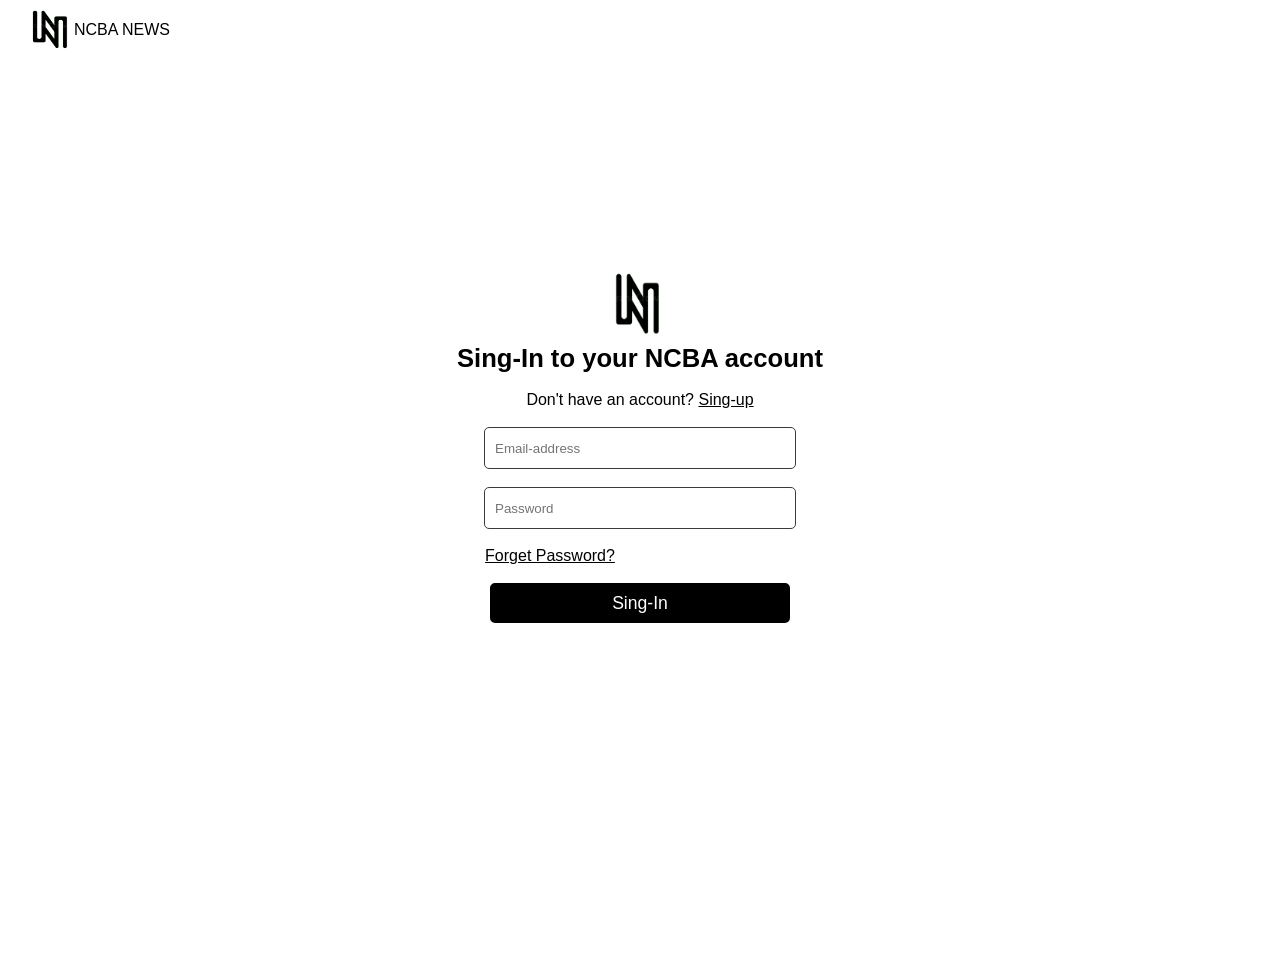
<file: sing.html>
<!DOCTYPE html>
<html lang="en">
<head>
    <meta charset="UTF-8">
    <meta name="viewport" content="width=device-width, initial-scale=1.0">
    <title>Document</title>
    <link rel="stylesheet" href="style.css">
    <style>
        .singin-container{
            width: 100%;
            background-color: rgb(255, 255, 255);
            height: 100vh;
            display: flex;
            justify-content: center;
            align-items: center;
        }
        .singin-content{ 
            width: 400px;
            background-color: rgb(255, 255, 255);
            height: 500px;
            border-radius: 2px;
            text-align: center;
        }
        .sn{
           background-color: rgb(255, 255, 255);
        }
        .singin-content img{
            width: 80px;
            height: 80px;
        }
.singin-content h3{
    font-family: 'Gill Sans', 'Gill Sans MT', Calibri, 'Trebuchet MS', sans-serif;
    font-size: 1.6rem;
}
.singin-content p{
    font-size: 1rem;
}
.singin-content p a{
    color: black
    ;
    text-decoration: underline;
}
.singin-content input{
    width: 300px;
    height: 40px;
    border:  1.5px solid rgb(59, 59, 59);
    outline:none;
    border-radius: 5px;
    padding-left: 10px;
}
.singin-content .a{
    margin-left: -180px;
    color: black;
    font-family: 'Gill Sans', 'Gill Sans MT', Calibri, 'Trebuchet MS', sans-serif;
    text-decoration: underline;
}
.singin-button{

    width: 300px;
    height: 40px;
    background-color: black;
border-radius: 5px ;
color: white;
outline: none
;
border: 2px solid black;
font-size: 1.1em;
transition: .2s;
cursor: pointer;
}
.singin-button:hover{

width: 300px;
height: 40px;
background-color: rgba(0, 0, 0, 0.87);
border-radius: 5px ;
color: white;
font-size: 1.1em;
}
@media (max-width:380px) {
 .singin-content  h3{
    font-size: 1.3rem;
   
}
    
}
    </style>
</head>
<body>
    <nav class="sn">
      
        <img class="imlogo" src="logo1-removebg-preview.png"  alt="">
          <a href="index.html"><span>NCBA NEWS</span></a>
   
      </nav>
    <div class="singin-container">
        <div class="singin-content">
        <img src="logo1-removebg-preview.png" alt="">
        <h3>Sing-In to your NCBA account</h3>
        <br>
        <p>Don't have an account? <a href="singup.html">Sing-up</a></p>
        <br>
        <input type="email" placeholder="Email-address" required>
        <br><br>
        <input type="password" placeholder="Password" required>
        <br><br>
        <a class="a" href="">Forget Password?</a>
        <br><br>
        <button class="singin-button">Sing-In</button>
    </div>

    </div>
</body>
</html>
</file>
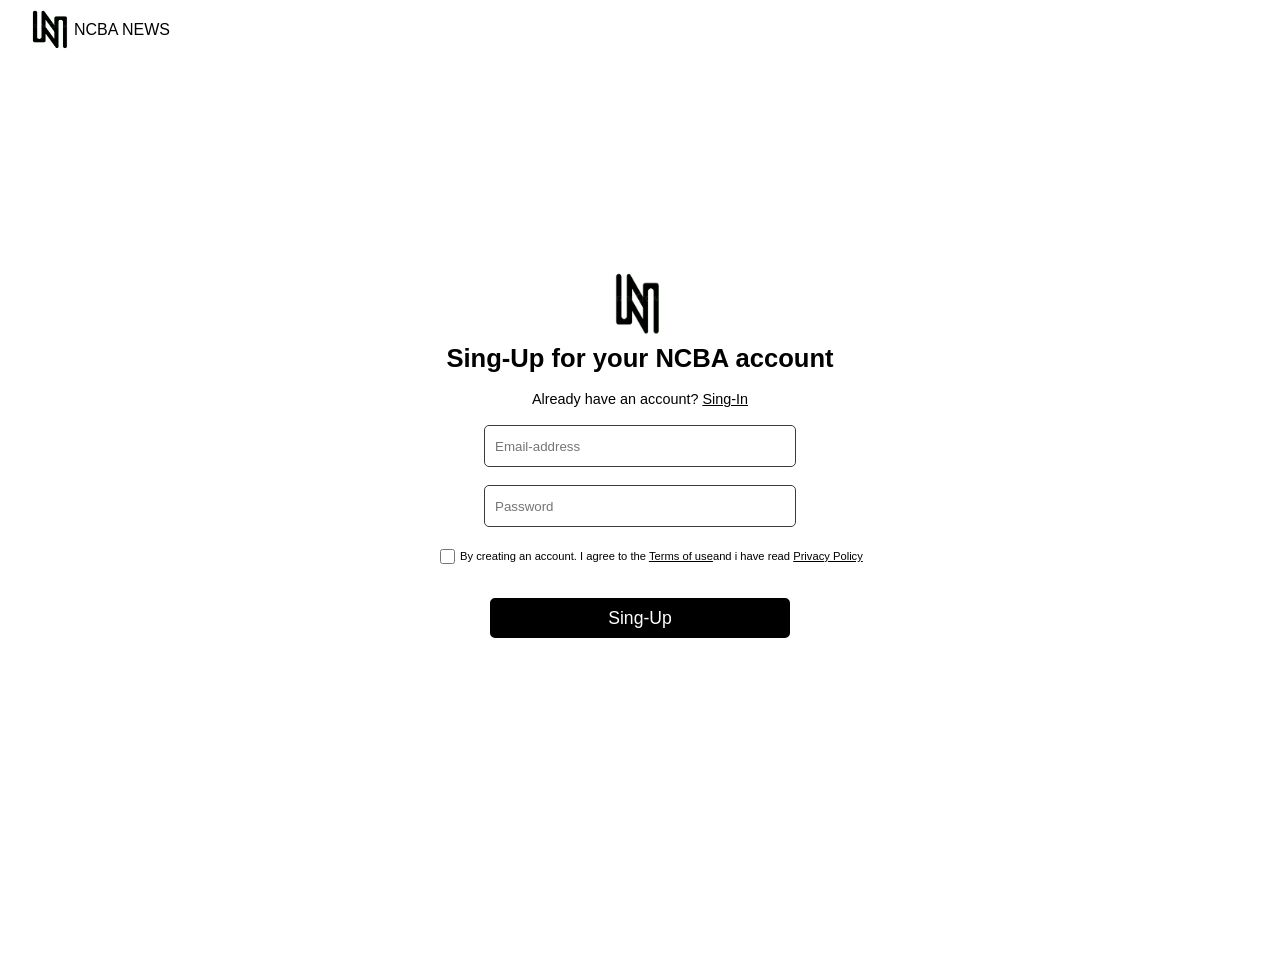
<file: singup.html>
<!DOCTYPE html>
<html lang="en">
<head>
    <meta charset="UTF-8">
    <meta name="viewport" content="width=device-width, initial-scale=1.0">
    <title>Document</title>
    <link rel="stylesheet" href="style.css">
    <style>
        .singin-container{
            width: 100%;
            background-color: rgb(255, 255, 255);
            height: 100vh;
            display: flex;
            justify-content: center;
            align-items: center;
        }
        .singin-content{ 
            width: 400px;
            background-color: rgb(255, 255, 255);
            height: 500px;
            border-radius: 2px;
            text-align: center;
        }
        .sn{
           background-color: rgb(255, 255, 255);
        }
        .singin-content img{
            width: 80px;
            height: 80px;
        }
.singin-content h3{
    font-family: 'Gill Sans', 'Gill Sans MT', Calibri, 'Trebuchet MS', sans-serif;
    font-size: 1.6rem;
}
.singin-content p{
    font-size: .9rem;
    white-space: nowrap;
}
.singin-content p a{
    color: black
    ;
    text-decoration: underline;
}
.singin-content input{
    width: 300px;
    height: 40px;
    border:  1.5px solid rgb(59, 59, 59);
    outline:none;
    border-radius: 5px;
    padding-left: 10px;
}
.singin-content .a{
    margin-left: -180px;
    color: black;
    font-family: 'Gill Sans', 'Gill Sans MT', Calibri, 'Trebuchet MS', sans-serif;
    text-decoration: underline;
}
.singin-button{

    width: 300px;
    height: 40px;
    background-color: black;
border-radius: 5px ;
color: white;
outline: none
;
border: 2px solid black;
font-size: 1.1em;
transition: .2s;
cursor: pointer;
}
.singin-button:hover{

width: 300px;
height: 40px;
background-color: rgba(0, 0, 0, 0.87);
border-radius: 5px ;
color: white;
font-size: 1.1em;
}
#boc{
    width: 15px;
    height: 15px;
   bottom: -4px;
   margin-right: 5px;
   position: relative;
}
.singin-content .pi{
    font-size: .7rem;
   
}
.singin-content .pi a{
    color: black
    ;
    text-decoration: underline;
}
@media (max-width:380px) {
    .singin-content .pi{
    font-size: .6rem;
   
}
.singin-content  h3{
    font-size: 1.3rem;
   
} 
}
    </style>
</head>
<body>
    <nav class="sn">
      
        <img class="imlogo" src="logo1-removebg-preview.png"  alt="">
          <a href="index.html"><span>NCBA NEWS</span></a>
   
      </nav>
    <div class="singin-container">
        <div class="singin-content">
        <img src="logo1-removebg-preview.png" alt="">
        <h3>Sing-Up for your NCBA account</h3>
        <br>
        <p>Already have an account? <a href="sing.html">Sing-In</a></p>
        <br>
        <input type="email" placeholder="Email-address" required>
        <br><br>
        <input type="password" placeholder="Password" required>
        <br><br>
      <p class="pi"> <input type="checkbox" id="boc">By creating an account. I agree to the <a href="">Terms of use</a>and i have read <a href="">Privacy Policy</a></p>
        <br><br>
        <button class="singin-button">Sing-Up</button>
    </div>

    </div>
</body>
</html>
</file>
<file: style.css>
@import url('https://fonts.googleapis.com/css2?family=Poppins:wght@700&display=swap');




*{
    padding: 0%;
    margin: 0%;
    list-style: none;
    font-family: 'Gill Sans', 'Gill Sans MT', Calibri, 'Trebuchet MS', sans-serif;
    text-decoration: none;}
body{
    width: 100%;
    height: 100%;
    background-color: rgb(255, 255, 255);
}
header{
    width: 100%;
    background-color: rgb(255, 255, 255);

z-index: +1111;
    height: 100px;
    position: fixed;
    box-shadow: 0 0 0px rgba(0, 0, 0, 0);
  
}
.live{
    width:70%;
    margin-left: 20px;
    height: 25px;
    display: flex;
    overflow: hidden;
    border-radius: 50px 50px 50px 50px;
    background-color: black;
}
nav {
    width: 100%;
    position: relative;
    height: 60px;
}
.search-con{
    width: 100%;
    border-radius: 0 0 50px 50px;
    height:40px;
    display: flex;
   justify-content: space-between;
    
}
main{
    width: 100%;
    height: 100vh;
   background-color: white;
   
}

.main{
    width: 100%;
    z-index: +111;
    overflow: hidden;
    position: relative;
    background-attachment: fixed;
    background-color: rgb(255, 255, 255);
    box-shadow: 0 0 5px rgb(255, 255, 255);
    height: 90vh;
    display: flex;
    align-items: end;
    animation: contact linear 1s ;
    animation-range: entry .1% cover 40%;
    animation-timeline: view();
}
footer{
    width: 100%;
    height: 300px;
    background-color: black;
   
}
/* @keyframes contact {
    from{
        transform: scale(.4);    background-color: rgba(255, 255, 255, 0.048);    backdrop-filter: blur(50px);

    }
    to{
       transform: scale(1); background-color: rgb(255, 255, 255); backdrop-filter: blur(0);
  
    }
    
} */
.gap{
    width: 100%;
    height: 100px;
    
}
nav a span{
    color: black;
    line-height: 70px;
    font-weight: 500;
    margin-left: -50px;
    font-size: 1rem;
    margin-top: -5px;
    transition: .3s ease-in-out;
    position: absolute;
    font-family: 'Gill Sans', 'Gill Sans MT', Calibri, 'Trebuchet MS', sans-serif;
}

nav a span:hover{
    color: transparent;
    -webkit-text-stroke: 1px black;
}
nav ul{
    float: right;
    display: inline-flex;
    line-height: 60px;
    gap: 30px;
   
    margin-right: 20px;
}
nav ul li a{
    color: rgb(0, 0, 0);
    font-family: 'Gill Sans', 'Gill Sans MT', Calibri, 'Trebuchet MS', sans-serif;
    font-size: .7rem;
    text-transform: uppercase;
    font-weight: 300;
    position: relative;
}
nav img{
    margin-left: 20px;
    width: 5%;
    margin-top: 2px;
    height: 50px;
    margin-right: 40px;
}
nav a button{
   margin-left: 180px;
   width: 80px;
   height: 30px;
   background-color: rgba(255, 0, 0, 0);
   margin-top: 15px;
   position: relative;
   outline: none;
   overflow: hidden;
   z-index: +1;
   transition: .7s;
   color: rgb(0, 0, 0);
   border-radius: 50px;
   border: 1.5px solid black;
}
nav a button:hover{
    color: white;
}
nav a button::before{
    content: "";
    width: 100%;
    background-color: black;
    height: 0%;
    position: absolute;
    left: 0%;
    bottom: 0%;
    transition: .9s;
    border-radius: 50% 50% 0 0;
    z-index: -1;
}
nav a button:hover::before{
    height: 180%;
}
nav ul li a::before{
    background-color: black;
    content: "";
    position: absolute;
    bottom: -4px;
    width: 0%;
    border-radius: 30px;
    height: 2px;
    transition: .4s;
}
nav ul li a:hover::before{
    width: 100%;
}
.span-con{
    width: 112px;
    position: absolute;
    z-index: +1;
    height: 25px;
    border-radius: 50px 0px 0px 50px;

    background-color: rgb(0, 0, 0);
}
.span-con span{
    font-size: .9rem;
    font-family: 'Gill Sans', 'Gill Sans MT', Calibri, 'Trebuchet MS', sans-serif;
    padding-right: 5px;
    border-right: 2px solid white;
    color: white;
    line-height: 25px;
    text-transform: uppercase;
    
}
.span-con .dot{
    font-size: .5rem;
    margin-left: 20px;
top: -2px;
border: none;
padding: 0%;
position: relative;
margin-right: 3px;
animation: dot linear 1s infinite;
}
@keyframes dot {
    from{
        opacity: 0;
    }
    to {
        opacity: 1;
    }
}
.live p{
    color: rgb(255, 255, 255);
    white-space: nowrap;
    line-height: 25px;
    font-size: .9rem;
    margin-left: 0px;
font-family: 'Gill Sans', 'Gill Sans MT', Calibri, 'Trebuchet MS', sans-serif;
    animation: news 15s linear infinite;
}
@keyframes news {
    0%{
        transform: translateX(100%);
    }
    
    100%{
        transform: translateX(-100%);
    }
    
}
.search{
    width: 200px;
    height: 30px;
    border-radius: 50px;
    color: black;
    font-size: .9rem;
    padding-left: 10px;
    transition: .6s;

    outline: none;
    border: 1.5px solid black;
}
.search:focus{
    width: 300px;
}
.search-bar{
    margin-right: -10px;
}
.search-bar i{
    right: 28px;
    font-size: 1.3rem;
    cursor: pointer;
    top: 4px;
    position: relative;

}
@media (max-width:1074px) {
    nav a button{
        margin-left: 0px;
    }
 .search{
    width: 150px;
 }
 .search:focus{
    width: 200px;
 }
 .live{
    width: 65%;
 }
}
@media (max-width:945px) {
    nav ul li a{
        font-size: .7rem;
        color: rgb(48, 48, 48);
    }
    nav ul {
        gap: 20px;
        margin-right: 30px;
        margin-left: 0;
    }
    nav img{
        width: 8%;
        height: 50px;
        margin-left: 20px;
    }
    nav a button{
        margin-right: 0px;
    }
    .live{
        margin-left: 20px;
    }
    .search-bar{
        margin-right: 10px;
    }
}
@media (max-width:767px) {
    .search{
        height: 26px;

    }
    nav ul li a{
        font-size: 1.5rem;
        color: rgb(52, 52, 52);
    }
    nav ul {
        gap: 20px;
        margin-right: 30px;
        margin-left: 0;
        width: 100%;
        margin-top: 2%;
        height: 100vh;
        backdrop-filter: blur(100px);
        position:absolute;
        display: block;
        text-align: center;
        transition: .6s;
        border-radius: 10px;
        left: -100%;
        z-index: +111;
    }
    nav ul li{
        margin: 40px;
    }
    nav img{
        width: 9%;
        height: 30px;
        margin-right: -10px;
        margin-left: 30%;
        margin-top: 10px;
    }
    nav a button{
        margin-right: 0px;
        display: none;
    }
    nav a span{
        margin-left: 0px;
        font-size: 1rem;
        margin-top: -7px
    };
    .live{
        margin-left: 20px;
    }
    .search-bar{

        margin-right: 10px;
    }
    .search-con{
        flex-direction: column;
        height: 60px;
    }
    header{
        width: 97%;
        position: fixed;
    }
    .live{
        height: 20px;
        width: 100%;
        margin: 0%;
    }
    .live p{
        line-height: 20px;
        font-size: .8rem;
    }
    .span-con{
        height: 20px;
        width: 78px;
    }
    .span-con .dot{
     top: -1px;
        margin-left: 5px;
        
    }
    .live .span-con span{
        height: 20px;
        font-size: .6rem;
        line-height: 20px;
    }
   nav a #button2{
    display: block;
   }
   #checkbtn{

margin-top: 50px;
font-size:2rem;
display: block;
position: absolute;
left: 20px;
bottom: 10px;
  
   }
}


    

nav a .button2{
    margin-left: 140px;
    width: 60px;
    height: 30px;
    background-color: rgba(255, 0, 0, 0);
    margin-top: 15px;
    position: relative;
    margin-right: 10px;
    display: none;
    outline: none;
    float: right;
    overflow: hidden;
    z-index: +1;
    transition: .7s;
    color: rgb(0, 0, 0);
    border-radius: 50px;
    border: 1.5px solid black;
 }
 nav a .button2:hover{
     color: white;
 }
 nav a .button2::before{
     content: "";
     width: 100%;
     background-color: black;
     height: 0%;
     position: absolute;
     left: 0%;
     bottom: 0%;
     transition: .9s;
     border-radius: 50% 50% 0 0;
     z-index: -1;
 }
 nav a .button2:hover::before{
     height: 180%;
 }
 #check{
    display: none;
 }
 .checkbtn{
display: none;

 }
 #check:checked~ul{
    left: 0%;
 }
 @media (max-width:460px) {
    nav img{
        width: 10%;
        height: 30px;
        margin-right: -6px;
        margin-left: 20%;
        margin-top: 10px;
    }
 }


 .main-content{
    width: 100%;
    height:100%;
    position:relative;
    animation: main2 linear;
    animation-timeline: view();
    overflow: hidden;
    box-shadow: 0 0 5px rgba(0, 0, 0, 0);
    border-radius: 5px;
    
    
 

 }
 .main-content .line{
font-size: .8rem;
    color:black;
  line-height: 20px;
  border-left: 2px solid rgb(0, 0, 0);
  position: relative;
    margin-left: -5px;
    padding-left: 5px;

    padding-top: 0%;
   
    font-family:'Gill Sans', 'Gill Sans MT', Calibri, 'Trebuchet MS', sans-serif;
 }
 h1{
    margin-left: 20px;
    margin-top: 0px;
  
    font-size: 1.2rem;
    font-family: poppins;
 }

.main-content .line span{
    -webkit-text-stroke: 0px black;
    color: black;
} .today-content{
    width: 98%;
    height: 74vh;
    margin-top: 20px;
    margin-left: 20px;
    justify-content: space-between;
    position: relative;
    display: flex;
   
 }
 .head{
    margin-left: 10px;
    display: flex;
    margin-top: 10px;
    gap: 10px;
    align-items: center;
 }
 .left-side{
    background-color: rgb(255, 255, 255);
    width: 59.5%;
    display: flex;
    flex-direction: column;
    justify-content: space-between;
    height: 100%;
 }
 .right-side{
    width: 39.5%;
    display: flex;
    flex-direction: column;
    justify-content: space-between;
    height: 100%;
 }
.news1{
    width: 100%;
    height: 49%;
    display: flex;
}
.news2{
    width: 100%;
    height: 49%;
    display: flex;
  
}
.n1-left{
width: 50%;
height: 100%;
overflow: hidden;
}
.n1-right{
width: 50%;

height: 100%;
}
.n2-left{
width: 50%;
overflow: hidden;
height: 100%;
}
.n2-right{
width: 50%;

height: 100%;
}


.text-content{
    width: 100%;


  gap: 5px;
    height: 100%;
}
.text-content a span{
    font-size: 1.2rem;
    font-family: poppins;
    margin-left: 10px;
    margin-bottom: 10px;
    color: black;
    font-weight: 600;
    cursor: pointer;
}
.text-content .s1{
    position: relative;
    bottom: 1px;
   
}
.text-content .s1::before{
    content: "";
    position: absolute;
    background-color: black;
   transition: .4s;
    bottom: -4px;
    height: 2px;
    width: 0%;
}
.text-content .s1:hover::before{
    width: 100%;
}
.text-content .s2{
    position: relative;
    bottom: px;
   
}
.text-content .s2::before{
    content: "";
    position: absolute;
    background-color: black;
   transition: .7s;
    bottom: -4px;
    height: 2px;
    width: 0%;
}
.text-content .s2:hover::before{
    width: 100%;
}
.text-content a p{
    font-family:Arial, Helvetica, sans-serif ;
    font-weight: lighter;
    margin-left: 10px;
    font-size: .8rem;
    color: rgb(0, 0, 0);
    margin-top: 10px;
}
.text-content a p:hover{
    color: rgb(108, 108, 108);
}
.n1-left img{
    transform: scale(1.4);
    transition: 1s;
}
.n1-left img:hover{
    transform: scale(1);
}
.news3{
    width: 100%;
    height: 30%;
    display: flex;
}
.news4{
    width: 100%;
    display: flex;
    height: 30%;
}
.news5{
    width: 100%;
    height: 30%;
    display: flex;
}
.n2-right{
    width: 50%;
    height: 100%;
}
.n2-left{
    width: 50%;
    height: 100%;
}
.text-content2{
    width: 100%;

position: relative;
    height: 100%;
}
.text-content2 a span{
    font-size: .8rem;
    font-family: poppins;
    margin-left: 10px;
   top: -9px;
   position: relative;
    color: black;
    font-weight: 600;
    bottom: 0px;
    cursor: pointer;
}
.text-content2 .s1{
    position: relative;
   
}
.text-content2 .s1::before{
    content: "";
    position: absolute;
    background-color: black;
   transition: .4s;
    bottom: -4px;
    height: 2px;
    width: 0%;
}
.text-content2 .s1:hover::before{
    width: 100%;
}
.text-content2 .s3{
    position: relative;
    bottom: 1px;
   
}
.text-content2 .s3::before{
    content: "";
    position: absolute;
    background-color: black;
   transition: .4s;
    bottom: -4px;
    height: 2px;
    width: 0%;
}
.text-content2 .s3:hover::before{
    width: 100%;
}
.text-content2 .s2{
    position: relative;
    bottom: px;
   
}
.text-content2 .s2::before{
    content: "";
    position: absolute;
    background-color: black;
   transition: .4s;
    bottom: -4px;
    height: 2px;
    width: 0%;
}
.text-content2 .s2:hover::before{
    width: 100%;
}
.text-content2 a p{
    font-family:Arial, Helvetica, sans-serif ;
 
    margin-left: 10px;
    font-size: .8rem;
    color: rgb(0, 0, 0);
    margin-top: -4px;
}
.text-content2 a p:hover{
    color: rgb(108, 108, 108);
}
.n2-left a img{
    transform: scale(1.3);
    transition: .9s;
}
.n2-left a img:hover{
    transform: scale(1);
}
.contact{
    width: 100%;
    background-color: rgb(203, 203, 203);
    height: calc(100% - 200px);
}
.building {
    width: 35%;
    height: 200px;
    background-image: url(building.png);
    background-size: cover;
    right: 750px;
    margin-top: -180px;

    position: absolute;
    background-position: center;
    animation: img 0s linear; /* Added duration and removed redundant properties */
}

    

.neline{
    width: 100%;
    height: 40px;
    position: absolute;

    z-index: -1;
    top: -10px;
white-space: nowrap;
animation: line linear infinite 40s;


}
body{
    overflow-x: hidden;
}
@keyframes line {
    0%{
        transform: translateX(0%);
    }
    100%{
        transform: translateX(-100%);
    }
}
.neline span{
    top: 10%;
    font-weight: 600;
    position: relative;
   white-space: nowrap;
   transform: translateZ();
    font-family: poppins;
    font-size: 10rem;
    margin-left: 20px;
}
.neline .no1{
    color: transparent;
    -webkit-text-stroke: 1.5px black;
}
.contact-container{
    width: 110%;
    height: 300px;
    z-index: +1;
    margin-top: -10px;
    position: relative;
    display: flex;
justify-content: space-evenly;
}
.main-contact{
    width:100% ;
    left: -10px;
    position: relative;
    backdrop-filter: blur(0px);
    height: 110%;
    border: 1.5px solid rgba(0, 0, 0, 0);
    box-shadow: 0 -20px 90px rgba(0, 0, 0, 0.363);
    background-color: rgb(255, 255, 255);
}
.right-contact{
    width:40% ;
    height: 90%;
}
.main-contact h4{
    font-family: poppins;
    font-size:1.4rem;
    margin-left: 70px;
    margin-top: 40px;
    position: absolute;
float: left;
}
.main-contact h4 span{
    border-left: 1.5px solid black;
    position: relative;
    margin-left: 10px;
    font-weight: lighter;
    top: -6px;
    font-family: 'Gill Sans', 'Gill Sans MT', Calibri, 'Trebuchet MS', sans-serif;
    letter-spacing: 2px;
    font-size: .8rem;
}
.left-contact{
width: 60%;
height: 100%;
background-color: rgba(0, 255, 255, 0);
}
.right-contact iframe{
    border: 1.5px solid black;
    border-radius: 0px;
    z-index: +11;
    margin-top: 10px;
    cursor: pointer;
    position: relative;
    filter: drop-shadow(1);
}
.right-contact{
width: 30%;
top: -50px;
position: relative;
height: 98%;
backdrop-filter: blur(40px);
box-shadow: 0 20px 20px rgba(0, 0, 0, 0);
z-index: 0;


border-radius: 15px;
margin-right: 150px;
display: flex;

justify-content: space-between;
justify-content: space-around;
background-color: rgb(255, 255, 255);
}
.contact-content{
    width: 100%;
    display: flex;
    justify-content: space-between;
    height: calc(100% - 100px);
    justify-content: space-around;
    margin-top: 40px;
    background-color: rgba(0, 255, 255, 0);
}
.info{
    width: 250px;
    height: 35px;
    padding-left: 5px;
    font-family: poppins;
    border-radius: 5px;
    border: 1.5px solid black;
    font-size: .7rem;
    outline: none;
    margin-bottom: 15px;

}
.file{
    width: 200px ;
    height: 21px;
    background-color: black;
    outline: none
    
    ;
    
    border-radius: 10px;
    color: white;
}
form{
    margin-top: 30px;
    position: relative;
    display: flex;
    margin-left: 50px;
    left:0px;
}

#message{
    margin-left: 10px;
    font-family: poppins;
    width: 450px;
    top: 0px;
    margin-right: 70px;
    border-radius: 5px;
    padding-top: 10px;
    padding-left: 10px;
    font-weight: 100;
    font-size: .8rem;
    position: relative;
    margin-bottom: 10px;
    height: 140px;
    outline: none;
    border: 1.5px solid black;
}
#message::placeholder{
font-size: 1em;    
    color: rgb(121, 121, 121);
    
}
.mbt{
    width: 135px;
    position: relative;
    height: 35px;
    border-radius: 5px;
    outline: none;
    margin-top: -5px;
    cursor: pointer;
    margin-left: -30px;
    font-size: .7rem;
    border: 2px solid rgb(0, 0, 0);
    color: rgb(255, 255, 255);
    font-family: 'Gill Sans', 'Gill Sans MT', Calibri, 'Trebuchet MS', sans-serif;
    background-color: rgb(0, 0, 0);
transition: .3s;
}
.mbt:hover{
    background-color: transparent;
    color: black;

}
.form2{
    margin-left: 0px;
 
}

.map1{
    width: 46%;
    height: 100%;   

}

.about{
    width: 100%;
    position: relative;
    height: 100vh;
    
}
    .about h5{
        font-size: 2rem;
        margin-top: 50px;
        font-weight: 600
        ;
        color: black;
        font-family: 'Gill Sans', 'Gill Sans MT', Calibri, 'Trebuchet MS', sans-serif;
        text-align: center;
    }
.about-pics{
    width: 100%;
 
    height: 200px;
    display: flex;
    justify-content: space-between;
    justify-content: space-around;

}
.pic1{
    width: 30%;
    overflow: hidden;
    height: 100%;

}
.pic2{
    width: 30%;
    overflow: hidden;
    height: 100%;

}
.pic3{
    width: 30%;
    overflow: hidden;
    height: 100%;

}
.map2{
    width: 46%;
    height: 100%;  

}

.map3{
    width: 100%;
    height: 30%;
}

.right-contact label{
    font-size: .9rem;
    white-space: nowrap;
    font-weight: 600;
    margin-left: -10px;
margin-bottom: 10px;
    font-family: poppins;
}
.right-contact label span{
  margin-bottom: 5px;
  position: relative;
  font-weight: lighter;
    font-size: .6rem;
    padding-right: 3px;
    border-left: 1.5px solid black;
    border-right: 1.5px solid black;
    padding-left: 3px;
    font-family: poppins;
    
   
}
footer{
   
display: flex;
justify-content: space-between;
justify-content: space-around;
}
footer ul h6{
    margin-top: 20px;
    font-size: 1.8rem;
    font-weight: 600;
    font-family: poppins;
    color: white;
}
footer ul li{
    color: gainsboro;
    margin-top: 10px;
    cursor: pointer;
    font-size: 1.2rem;
}
@media (max-width:1023px) {
    .contact-container{
        width: 110%;
        height: 1150px;
        z-index: +1;
        margin: 0%;
        margin-top: -0px;
        position: relative;
        display: flex;
        padding: 0%;
        flex-direction: column;
    justify-content: space-evenly;
        background-color: rgba(0, 0, 0, 0);
    }
    .info{
        width: 400px;
    }
 
    .right-contact{
        width: 100%;
        top: 0px;
        position: relative;
        height: 50%;
      justify-content: space-between;
      justify-content: space-around;
        backdrop-filter: blur(40px);
        box-shadow: 0 20px 20px rgba(0, 0, 0, 0);
        z-index: -111;
        overflow: hidden;
        border-radius: 5px;
        margin-right: 105px;
        display: flex;
        
        justify-content: space-between;
        justify-content: space-around;
        background-color: rgb(255, 255, 255);
        }
        .contact-content{
            flex-direction: column;
        top: -60px;
            padding: 0%;
            position: relative;
            justify-content: center;
        }
        form{
            margin-top: 10px;
            position: relative;
            display: flex;
            flex-direction: column;
            left:50px;
        }
        .left-contact{
            width: 69%;
            height: 40%;
            }
            .main-contact h4{
                font-family: poppins;
                font-size:1.7rem;
                margin-left: 25%;
                margin-top: 10px;
            float: left;
            }
            #message{
                margin-left: 9%;
                font-family: 'Gill Sans', 'Gill Sans MT', Calibri, 'Trebuchet MS', sans-serif;
                width: 530px;
                top: -5px;
                margin-right: 70px;
                border-radius: 5px;
                padding-top: 10px;
                padding-left: 10px;
                font-size: 1.1rem;
                position: relative;
                height: 140px;
                outline: none;
                border: 1.5px solid black;
            }
            form{
                margin-top: 10px;
                position: relative;
                display: flex;
                left:100px;
            }
            
            .form2{
                margin-left: 0px;
             
            }
            .info{
                margin-left: 40px;
            }
}
.right-contact i{
    font-size: .7rem;
}


@media (max-width:1023px) {
    .text-content2{
        width: 100%;
        
    
    position: relative;
        height: 100%;
    }
    .text-content2 a span{
        font-size: .6rem;
        font-family: 'Gill Sans', 'Gill Sans MT', Calibri, 'Trebuchet MS', sans-serif;
        margin-left: 10px;
       top: -25px;
       position: relative;
        color: black;
        line-height: -50px;
        font-weight: 600;
      cursor: pointer;
    }
    .text-content2 .s1{
        position: relative;
       
    }
    .text-content2 .s1::before{
        content: "";
        position: absolute;
        background-color: black;
       transition: .4s;
        bottom: -4px;
        height: 2px;
        width: 0%;
    }
    .text-content2 .s1:hover::before{
        width: 100%;
    }
    .text-content2 .s3{
        position: relative;
        bottom: 1px;
        top: -37px;
       
    }
    .text-content2 .s3::before{
        content: "";
        position: absolute;
        background-color: black;
       transition: .4s;
        bottom: -4px;
        height: 2px;
        width: 0%;
    }
    .text-content2 .s3:hover::before{
        width: 100%;
    }
    .text-content2 .s2{
        position: relative;
       top: -30px;
       
    }
    .text-content2 .s2::before{
        content: "";
        position: absolute;
        background-color: black;
       transition: .4s;
        bottom: -4px;
        height: 2px;
        width: 0%;
    }
    .text-content2 .s2:hover::before{
        width: 100%;
    }
    .text-content2 a p{
        font-family:Arial, Helvetica, sans-serif ;
     
        margin-left: 10px;
        font-size: .5rem;
        color: rgb(0, 0, 0);
        margin-top: -25px;
    }
    .text-content2 a p:hover{
        color: rgb(108, 108, 108);
    }
    .text-content{
        width: 100%;
    
    
      gap: 5px;
        height: 100%;
    }
    .text-content a span{
        font-size: .8rem;
        font-family: 'Gill Sans', 'Gill Sans MT', Calibri, 'Trebuchet MS', sans-serif;
        margin-left: 10px;
        margin-bottom: 10px;
        color: black;
        font-weight: 600;
        cursor: pointer;
    }
    .text-content .s1{
        position: relative;
        bottom: 1px;
       
    }
    .text-content .s1::before{
        content: "";
        position: absolute;
        background-color: black;
       transition: .4s;
        bottom: -4px;
        height: 2px;
        width: 0%;
    }
    .text-content .s1:hover::before{
        width: 100%;
    }
    .text-content .s2{
        position: relative;
        bottom: px;
       
    }
    .text-content .s2::before{
        content: "";
        position: absolute;
        background-color: black;
       transition: .7s;
        bottom: -4px;
        height: 2px;
        width: 0%;
    }
    .text-content .s2:hover::before{
        width: 100%;
    }
    .text-content a p{
        font-family:Arial, Helvetica, sans-serif ;
        font-weight: lighter;
        margin-left: 10px;
        font-size: .7rem;
        color: rgb(0, 0, 0);
        margin-top: 10px;
    }
    .text-content a p:hover{
        color: rgb(108, 108, 108);
    }





    .n2-left{
        width: 45%;
        overflow: hidden;
        height: 90%;
        }
        .n2-right{
        width: 55%;
        
        height: 100%;
        }
}

@media (max-width:767px) {

    .left-side{
        background-color: rgb(255, 255, 255);
        width: 59.5%;
        display: flex;
        flex-direction: column;
        justify-content: space-between;
        height: 100%;
     }
     .news1{
        width: 100%;
        height: 49%;
        display: flex;
    }
    .news2{
        width: 100%;
        height: 49%;
        display: flex;
      
    }
    .n1-left{
    width: 50%;
    height: 100%;
    overflow: hidden;
    }
    .n1-right{
    width: 50%;
    
    height: 100%;
    }
    .n2-left{
    width: 50%;
    overflow: hidden;
    height: 100%;
    }
    .n2-right{
    width: 50%;
    
    height: 100%;
    }
    
    
    .text-content{
        width: 100%;
    
    
      gap: 5px;
        height: 100%;
    }
    .text-content a span{
        font-size: 1.2rem;
        font-family: poppins;
        margin-left: 10px;
        margin-bottom: 10px;
        color: black;
        font-weight: 600;
        cursor: pointer;
    }
    .text-content .s1{
        position: relative;
        bottom: 1px;
       
    }
    .text-content .s1::before{
        content: "";
        position: absolute;
        background-color: black;
       transition: .4s;
        bottom: -4px;
        height: 2px;
        width: 0%;
    }
    .text-content .s1:hover::before{
        width: 100%;
    }
    .text-content .s2{
        position: relative;
        bottom: px;
       
    }
    .text-content .s2::before{
        content: "";
        position: absolute;
        background-color: black;
       transition: .7s;
        bottom: -4px;
        height: 2px;
        width: 0%;
    }
    .text-content .s2:hover::before{
        width: 100%;
    }
    .text-content a p{
        font-family:Arial, Helvetica, sans-serif ;
        font-weight: lighter;
        margin-left: 10px;
        font-size: .8rem;
        color: rgb(0, 0, 0);
        margin-top: 10px;
    }
    .text-content a p:hover{
        color: rgb(108, 108, 108);
    }
    .n1-left img{
        transform: scale(1.4);
        transition: 1s;
    }
    .n1-left img:hover{
        transform: scale(1);
    }
    .news3{
        width: 100%;
        height: 30%;
        display: flex;
    }
    .news4{
        width: 100%;
        display: flex;
        height: 30%;
    }
    .news5{
        width: 100%;
        height: 30%;
        display: flex;
    }
    .n2-right{
        width: 50%;
        height: 100%;
    }
    .n2-left{
        width: 50%;
        height: 100%;
    }
    .text-content2{
        width: 100%;
    
    position: relative;
        height: 100%;
    }
    .text-content2 a span{
        font-size: .8rem;
        font-family: poppins;
        margin-left: 10px;
       top: -9px;
       position: relative;
        color: black;
        font-weight: 600;
        bottom: 0px;
        cursor: pointer;
    }
    .text-content2 .s1{
        position: relative;
       
    }
    .text-content2 .s1::before{
        content: "";
        position: absolute;
        background-color: black;
       transition: .4s;
        bottom: -4px;
        height: 2px;
        width: 0%;
    }
    .text-content2 .s1:hover::before{
        width: 100%;
    }
    .text-content2 .s3{
        position: relative;
        bottom: 1px;
       
    }
    .text-content2 .s3::before{
        content: "";
        position: absolute;
        background-color: black;
       transition: .4s;
        bottom: -4px;
        height: 2px;
        width: 0%;
    }
    .text-content2 .s3:hover::before{
        width: 100%;
    }
    .text-content2 .s2{
        position: relative;
        bottom: px;
       
    }
    .text-content2 .s2::before{
        content: "";
        position: absolute;
        background-color: black;
       transition: .4s;
        bottom: -4px;
        height: 2px;
        width: 0%;
    }
    .text-content2 .s2:hover::before{
        width: 100%;
    }
    .text-content2 a p{
        font-family:Arial, Helvetica, sans-serif ;
     
        margin-left: 10px;
        font-size: .8rem;
        color: rgb(0, 0, 0);
        margin-top: -4px;
    }
    .text-content2 a p:hover{
        color: rgb(108, 108, 108);
    }
    .n2-left a img{
        transform: scale(1.3);
        transition: .9s;
    }
    .n2-left a img:hover{
        transform: scale(1);
    }
}
.sports{
    width: 100%;
    min-height: 100vh;
    z-index: +111;
    position: relative;
    background-color: rgb(255, 255, 255);
}
.sports h3{
    color: black;
    padding-top: 30px;
    font-size: 1.8rem;
    font-family: 'Gill Sans', 'Gill Sans MT', Calibri, 'Trebuchet MS', sans-serif;
    margin-left: 50px;
    
}
.sports h3 span{
    font-size: 1rem;
    font-weight: lighter;
    letter-spacing: 2px;
    margin-left: 5px ;
    padding-left: 5px;
    border-left: 2px solid black;
    bottom: 5px;
    position: relative;
}
.sports-content1{
    width: 100%;
    display: flex;
    justify-content: space-between;
 
    margin-top: 15px;
    height: 400px;
}

.div1{
    width: 49%;
    height: 100%;
    margin-left: 30px;
    margin-right: 30px;
    background-color: red;
}
.div2{
    width: 49%;
    display: flex;
    justify-content: space-evenly;
    flex-direction: column;
    height: 100%;
}
.spnews1{
    width: 100%;
    height: 30%; display: flex;
}
.spnews2{
    width: 100%;
    height: 30%; display: flex;
}
.spnews3{
    width: 100%;
    height: 30%;
    display: flex;
}
.spimg{
    width: 40%;
    height: 100%;
  
}
.sports-content1 p{
    font-family: Verdana, Geneva, Tahoma, sans-serif;
    font-size: 1rem;
    width: 50%;
    padding-top: 30px;
    font-weight: 600;
    margin-left: 10px;
}

.slider{
    width: 100%;
    height: 100%;
    aspect-ratio: 9/16;
    display: flex;
    scroll-behavior: smooth;
    overflow-x: auto;
    scroll-snap-align: x mandatory;
    overflow-y: hidden;
}
#sl1{
height: 100%;
width: 100%;
}
#sl2{
height: 100%;
width: 100%;
}
#sl3{
height: 100%;
width: 100%;
}
.slider #sl1{
flex: 1 0 100%;
object-fit: cover;
display: flex;
overflow: hidden;
background-position: center;
scroll-snap-align: start;
}
.parent{
    width: 100%;
    height: 700px;
    background-color: rgb(255, 255, 255);
    justify-content: space-between;
    display: flex;
}
.child{
    width: 25%;
    height: 250px;
    background-color: blue;
    margin-left: 3%;
    margin-top: 3%;
}
.child2{
    width: 25%;
    height: 250px;
    background-color: blue;
    margin-top: 3%;
}
.child3{
    width: 25%;
    height: 250px;
    background-color: blue;
    margin-right: 3%;
    margin-top: 3%;
}
.slider #sl2{
flex: 1 0 100%;
object-fit: cover;
overflow: hidden;
display: flex;
background-position: center;
scroll-snap-align: start;
}
.slider #sl3{overflow: hidden;
flex: 1 0 100%;
display: flex;
object-fit: cover;
background-position: center;
scroll-snap-align: start;
}



.ad{
    width: 100%;
    margin-top: 0px;
    display: flex
    ;
    justify-content: center;
    height: 300px;
    margin-bottom: 15px;
}
.slider-attach{
    position: relative;
    left: 50%;
    bottom: 12%;
}
.slider-attach a{
    margin-left: 5px;
    font-size: .6rem;
    z-index: +111;
   transition: .2s;
   opacity: 1;
   -webkit-text-stroke: 1px white;
    text-decoration: none;
    color: rgb(0, 0, 0);
}.div{
    width: 55%;
    height: 200px;
    margin-left: 300px;
    margin-top: 10px;
    background-color: rgb(255, 255, 255);
}
.chead{
    font-size: 2rem;
    font-family: 'Gill Sans', 'Gill Sans MT', Calibri, 'Trebuchet MS', sans-serif;
    color: black;
    margin-left: 30px;
}
.chead span{
    font-size: 1rem;
    letter-spacing: 2px ;
    
    padding-left: 5px;
    border-left: 2px solid black;
    font-weight: lighter;
    bottom: 6px;
    position: relative;
}
.more-news{
    display: flex;
background-color: rgb(255, 255, 255);
justify-content: space-around;

color: rgb(0, 0, 0);
margin-top: 23%;
}
.news-section{
    display: flex;
    flex-basis: 70%;
    justify-content: space-between;
}

.world,.sport{
    flex-basis: 35%;
}


.owl{
    margin-top: 80px;
}
#bussines{
    width: 100%;
    height: 50px;
    background-color: rgba(255, 0, 0, 0);
}
#city{
    width: 100%;
    height: 110px;
    background-color: rgba(255, 0, 0, 0);
}
#about{
    width: 100%;
    height: 70px;
    background-color: rgba(255, 0, 0, 0);
}
#sports{
    width: 100%;
    height: 75px;
    background-color: rgba(255, 0, 0, 0);
}
#contact{
    width: 100%;
    height: 80px;
    background-color: rgba(255, 0, 0, 0);
}
.slider-attach a:hover{
   opacity: .5;
}
.b{
    width: 100%;
    overflow: hidden;
    height: 160vh;
    display: flex;
    background-color: rgba(0, 255, 255, 0);
}
.b h4{
    font-size: 2rem;
    text-align: center;
    
    color: black;
    margin-left: 40px;
    font-family: 'Gill Sans', 'Gill Sans MT', Calibri, 'Trebuchet MS', sans-serif;
}
.b h4 span {
    font-size: 1rem;
bottom: 5px;
    color: black;
    position: relative;
    font-weight: lighter;
    padding-left: 5px;
    letter-spacing: 2px;
    border-left: 2px solid black;
    margin-left: 5px;
}
.bussines-left{
    width: 75%;
    display: flex;
    flex-direction: column;
    justify-content: space-between;
    justify-content: space-around;
    height: 920px;
}
.bussines-right{
    width: 23%;
    height: 100%;
    margin-left: 20px;
    display: flex;
    overflow: hidden;
    align-items: center
    ;
    justify-content: center;
}
.bnews-1{
    width: 100%;
    height: 150px;
    overflow: hidden;
    display: flex;
    justify-content: space-between;
    justify-content: space-around;
}
.bnews-2{
    width: 100%;
    height: 150px;
  display: flex;
    justify-content: space-between;
    justify-content: space-around;
}
.bnews-3{
    width: 100%;
    height: 150px;
   display: flex;
    justify-content: space-between;
    justify-content: space-around;
}
.bnews-4{
    width: 100%;
    height: 150px;
   display: flex;
    justify-content: space-between;
    justify-content: space-around;
}
.bnews-5{
    width: 100%;
    height: 150px;
  display: flex;
    justify-content: space-between;
    justify-content: space-around;
}
.news-img1{
    width: 30%;
    background-image: url(b1.avif);
    background-repeat: no-repeat;
    background-position: center;
    background-size: cover;
    height: 100%;
  
}
.news-img2{
    width: 30%;
    height: 100%;    background-image: url(b2.jpg);
    background-repeat: no-repeat;
    background-position: center;
    background-size: cover;
  
}
.news-img3{
    width: 30%;
    height: 100%;    background-image: url(b3.jpg);
    background-repeat: no-repeat;
    background-position: center;
    background-size: cover;
}
.news-img4{
    width: 30%;    background-image: url(download\ \(1\).jpg);
    background-repeat: no-repeat;
    background-position: center;    background-size: cover;
    height: 100%;

}
.news-img5{
    width: 30%;    background-image: url(b.jpg);
 
    background-size: cover;
    height: 100%;
 
}
.bnews-text{
    width: 68%;
    height: 100%;
 
}
.bnews-text p{
    font-family: 'Gill Sans', 'Gill Sans MT', Calibri, 'Trebuchet MS', sans-serif;
    font-size: 1rem;
}
.bnews-text a{
    font-family: 'Gill Sans', 'Gill Sans MT', Calibri, 'Trebuchet MS', sans-serif;
    font-size: .9rem;
}




body{
    overflow-x: hidden;
}
footer{
    width: 100%;
    height: 300px;
    margin-top: 30px;
    background-color: black;
}
@media (max-width:1025px){
    /* TODAY NEWS */
    .today-content{
       width: 98%;
       height: 74vh;
       margin-top: 20px;
       margin-left: 20px;
       justify-content: space-between;
       position: relative;
       display: flex;
       flex-direction: column;}
   
       .left-side{
           background-color: rgba(255, 0, 0, 0);
           width: 100%;
           display: flex;
           flex-direction:column;
           justify-content: space-between;
           height: 50%;
        }
        .right-side{
           width: 100%;
           height: 46%;
           display: flex;
           flex-direction: column;
           gap: 25px;
        }
        .news1{
           width: 100%;
           height: 46%;
           display: flex;
          
       }
       .news2{
           width: 100%;
           height: 50%;
           display: flex;
         
       }
       .text-content{
           width: 100%;
       
       
         gap: 5px;
           height: 100%;
       }
       .n1-left{
           width: 50%;
           height: 100%;
           overflow: hidden;
           }
           .n1-right{
           width: 50%;
           overflow: hidden;
           height: 100%;
           }
           .n2-left{
           width: 50%;
           overflow: hidden;
           height: 100%;
           }
           .n2-right{
           width: 50%;
           
           height: 100%;
           }
       .text-content a span{
           font-size: 1rem;
           font-family: poppins;
           margin-left: 10px;
           margin-bottom: 10px;
           color: black;
           font-weight: 600;
           cursor: pointer;
       }
       .text-content a p{
        font-size: .7rem;
       }
       .news3{
        width: 100%;
        height: 33%;
        flex-direction: row-reverse;
        display: flex;
    }
    .news4{
        width: 100%;
        display: flex;
        height: 33%;
        flex-direction: row-reverse;

    }
    .news5{
        width: 100%;
        height: 33%;
        display: flex;
        flex-direction: row-reverse;

    }
    .n2-right{
        width: 50%;
        height: 100%;
    }
    .n2-left{
        width: 49%;
        height: 100%;
    }
    .text-content2{
        width: 99%;
    display: flex;
    flex-direction: column;
    position: relative;
        height: 100%;
    }
    .text-content2 a span{
        font-size: 1rem;
        font-family: poppins;
        margin-left: 10px;
       top: -10px;
       position: relative;
        color: black;
        font-weight: 600;
        bottom: 0px;
        cursor: pointer;
    }
    .text-content2 .s1{
        position: relative;
       
    }
    .text-content2 .s1::before{
        content: "";
        position: absolute;
        background-color: black;
       transition: .4s;
        bottom: -4px;
        height: 2px;
        width: 0%;
    }
    .text-content2 .s1:hover::before{
        width: 100%;
    }
    .text-content2 .s3{
        position: relative;
        bottom: px;
        display: none;
       
    }
    .text-content2 .s3::before{
        content: "";
        position: absolute;
        background-color: black;
       transition: .4s;
        bottom: -4px;
        height: 2px;
        width: 0%;
    }
    .text-content2 .s3:hover::before{
        width: 100%;
    }
    .text-content2 .s2{
        position: relative;
      display: none;
       
    }
    .text-content2 .s2::before{
        content: "";
        position: absolute;
        background-color: black;
       transition: .4s;
        bottom: -4px;
        height: 2px;
        width: 0%;
    }
    .text-content2 .s2:hover::before{
        width: 100%;
    }
    .text-content2 a p{
        font-family:Arial, Helvetica, sans-serif ;
     
        margin-left: 10px;
        font-size: .7rem;
        color: rgb(0, 0, 0);
        margin-top: -9px;
        width:175px;
    }
    body{
       
    }
    .head{
        margin-left: 10px;
        display: flex;
        margin-top: 40px;
        gap: 10px;
        align-items: center;
     }
     h1{
        margin-left: 20px;
        margin-top: 0px;
      white-space: nowrap;
        font-size: .8rem;
        font-family: poppins;
     }
   
    /* SPORTS */
    .sports-content1{
        width: 100%;
        display: flex;
        justify-content: space-between;
     flex-direction: column;
        margin-top: 15px;
        height: 400px;
    }
    .div1{
        width: 100%;
        height: 49%;
        margin-left: 0px;
        margin-right: 0px;
        overflow: hidden;
        background-color: red;
    }
    .div2{
        width: 100%;
        display: flex;
       justify-content: space-between;
        flex-direction: column;
        height: 49%;
        margin-left: 20px;
    }.spnews1{
        margin: 10px 0px;
        width: 100%;
        height: 150px; display: flex;
    }
    .spnews2{
        width: 100%;
        height: 150px; display: flex;
    }
    .spnews3{
        margin: 10px 0px;
        width: 100%;
        height: 150px;
        display: flex;
    }
    .sports-content1 p{
        font-family: Verdana, Geneva, Tahoma, sans-serif;
        font-size: 1.5rem;
        width: 50%;
        text-align: center;
        padding-top: 0px;
        font-weight: 600;
        margin-left: 10px;
    }
    /* BUSSINES */
    .b{
        width: 100%;
        overflow: hidden;
        height: 160vh;
        display: flex;
        flex-direction: column;
        background-color: rgba(0, 255, 255, 0);
    }
    .bussines-left{
        width: 100%;
        display: flex;
        flex-direction: column;
        justify-content: space-between;
        justify-content: space-around;
        height: 920px;
        margin-left: 10px;
    }.b h4{
        font-size: 1.3rem;
        text-align: center;
        margin-bottom: 10px;
        color: black;
        margin-left: 20px;
        font-family: 'Gill Sans', 'Gill Sans MT', Calibri, 'Trebuchet MS', sans-serif;
    }.b h4 span {
        font-size: .8rem;
    bottom: 4px;
        color: black;
        position: relative;
        font-weight: lighter;
        padding-left: 5px;
        letter-spacing: 2px;
        border-left: 2px solid black;
        margin-left: 5px;
    }
    .bnews-2{
        width: 100%;
        height: 150px;
      display: flex;
        justify-content: space-between;
        justify-content: space-around;
    }
    .bnews-3{
        width: 100%;
        height: 150px;
       display: flex;
        justify-content: space-between;
        justify-content: space-around;
    }
    .bnews-4{
        width: 100%;
        height: 150px;
       display: flex;
        justify-content: space-between;
        justify-content: space-around;
    }
    .bnews-5{
        width: 100%;
        height: 150px;
      display: flex;
        justify-content: space-between;
        justify-content: space-around;
    }
    .news-img1{
        width: 48%;
        background-image: url(b1.avif);
        background-repeat: no-repeat;
        background-position: center;
        background-size: cover;
        height: 96%;
      
    }
    .news-img2{
        width: 48%;
        height: 96%;    background-image: url(b2.jpg);
        background-repeat: no-repeat;
        background-position: center;
        background-size: cover;
      
    }
    .bussines-right{
        width: 90%;
        height: 50%;
        margin-left: 20px;
        display: flex;
        overflow: hidden;
        align-items: center
        ;
        justify-content: center;
    }
    .news-img3{
        width: 48%;
        height: 96%;    background-image: url(b3.jpg);
        background-repeat: no-repeat;
        background-position: center;
        background-size: cover;
    }
    .news-img4{
        width: 48%;    background-image: url(download\ \(1\).jpg);
        background-repeat: no-repeat;
        background-position: center;    background-size: cover;
        height: 96%;
    
    }
    .news-img5{
        width: 48%;    background-image: url(b.jpg);
     
        background-size: cover;
        height: 96%;
     
    }
    .bnews-text{
        width: 50%;
        height: 100%;
        margin-left: 10px;
     
    }
    .bnews-text p{
        font-family: 'Gill Sans', 'Gill Sans MT', Calibri, 'Trebuchet MS', sans-serif;
        font-size: .8rem;
        width: 340px;
        margin-top: 5px;
    }
    .bnews-text a{
        font-family: 'Gill Sans', 'Gill Sans MT', Calibri, 'Trebuchet MS', sans-serif;
        font-size: .9rem;
      
    }
    /* cities */
     .parent{
        width: 100%;
        height: 400px;
        background-color: rgb(255, 255, 255);
        justify-content: space-between;
        display: flex;
    }
    .child{
        width: 30%;
        height: 150px;
        background-color: blue;
     
    }
    .child2{
        width: 30%;
        height: 150px;
        background-color: blue;
        margin-top: 3%;
    }
    .child3{
        width: 30%;
        height: 150px;
        background-color: blue;
       
    }
    .chead{
        font-size: 1.3rem;
    }
    .chead span{
        font-size: .9rem;
        bottom: 3px;
        letter-spacing: 1px;
    }
    .child h3{
        margin: 10px 0px;
        font-size: .9rem;
    }
    .child p{
        font-size: .9rem;
    }
    .child2 h3{
        margin: 10px 0px;
        font-size: .9rem;
    }
    .child2 p{
        font-size: .9rem;
    }
    .child3 h3{
        margin: 10px 0px;
        font-size: .9rem;
    }
    .child3 p{
        font-size: .9rem;
    }

    /* ABOUT US */
    .about{
        width: 100%;
        position: relative;
        height: 45vh;
        background-color: rgba(0, 0, 255, 0)
        ;
    }
    .about p{
        font-size: .8rem;
        text-align: center;
    }
    .pic1{
        height: 150px;
    }
    .pic2{
        height: 150px;
    }
    .pic3{
        height: 150px;
    }
    /* contact */
    .contact{
        width: 100%;
        background-color: aliceblue;
        height: 100%;
    }
    .building {
        width: 60%;
        height: 130px;
        background-image: url(building.png);
        background-size: cover;
        right: 120px;
        margin-top: -110px;
    display: none;
        position: absolute;
        background-position: center;
        animation: img 0s linear; /* Added duration and removed redundant properties */
    }
    
        
    
    .neline{
        width: 100%;
        height: 40px;
        position: absolute;
    display: none;
        z-index: -1;
        top: 10px;
    white-space: nowrap;
    animation: line linear infinite 40s;
    
    
    }
    body{
        overflow-x: hidden;
    }
    @keyframes line {
        0%{
            transform: translateX(0%);
        }
        100%{
            transform: translateX(-100%);
        }
    }
    .neline span{
        top: 10%;
        font-weight: 600;
        position: relative;
       white-space: nowrap;
       transform: translateZ();
        font-family: poppins;
        font-size: 10rem;
        margin-left: 20px;
    }
    .neline .no1{
        color: transparent;
        -webkit-text-stroke: 1.5px black;
    }
    .contact-container{
        width: 110%;
        height: 100vh;
        z-index: +1;
        margin-top: 0px;
        position: relative;
        display: flex;
        flex-direction: column;
    justify-content: space-evenly;
    }
    .main-contact{
        width:100% ;
        left: -10px;
        position: relative;
        backdrop-filter: blur(0px);
        height: 110%;
        border: 1.5px solid rgba(0, 0, 0, 0);
        box-shadow: 0 -20px 90px rgba(0, 0, 0, 0.363);
        background-color: rgb(255, 255, 255);
    }
   
    .main-contact h4{
        font-family: poppins;
        font-size:1.9rem;
        position: relative;
        z-index: +111;
        margin-left: 30%;
        margin-top: 10px;
 
    }
    .main-contact h4 span{
        border-left: 1.5px solid black;
        position: relative;
        margin-left: 10px;
        font-weight: lighter;
        top: -3px;
        font-family: 'Gill Sans', 'Gill Sans MT', Calibri, 'Trebuchet MS', sans-serif;
        letter-spacing: 2px;
        font-size: 1.1rem;
    }
    .left-contact{
    width: 100%;
    height: 60%;
    background-color: rgba(0, 255, 255, 0);
    }
    .right-contact iframe{
        border: 1.5px solid black;
        border-radius: 0px;
        z-index: +11;
        margin-top: 10px;
        cursor: pointer;
        position: relative;
        filter: drop-shadow(1);
    }
    .right-contact{
    width: 100%;
    top: 100px;
    position: relative;
    height: 40%;
    backdrop-filter: blur(40px);
    box-shadow: 0 20px 20px rgba(0, 0, 0, 0);
    z-index: 0;
    
    
    border-radius: 15px;
    margin-right: 150px;
    display: flex;
    
    justify-content: space-between;
    justify-content: space-around;
    background-color: rgba(241, 0, 0, 0);
    }
    .contact-content{
        width: 100%;
        display: flex;
        justify-content: space-between;
        height: calc(100% - 100px);
        justify-content: space-around;
        margin-top: 0px;
        background-color: rgb(255, 255, 255);
    }
    #contact{
        width: 100%;
        height: 80px;
        background-color: rgba(255, 0, 0, 0);
    }
    .info{
        width: 80%;
        height: 35px;
        padding-left: 5px;
        font-family: poppins;
        border-radius: 5px;
        border: 1.5px solid black;
        font-size: .7rem;
        outline: none;
        margin-right: 50px;
        margin-left: 0px;
        margin-bottom: 15px;
    
    }
    .file{
        width: 200px ;
        height: 21px;
        background-color: black;
        outline: none
        
        ;
        
        border-radius: 10px;
        color: white;
    }
    form{
        margin-top: 100px;
        position: relative;
        display: flex;
flex-direction: column;
        margin-left: 50px;
        left:0px;
    }
    .map1 label span {
font-size: .6rem;
    }
    .map2 label span {
font-size: .5rem;
    }
    #message{
        margin-left: 10px;
        font-family: poppins;
        width: 85%;
        top: 0px;
       
        border-radius: 5px;
        padding-top: 10px;
        padding-left: 10px;
        font-weight: 100;
        font-size: .8rem;
        position: relative;
        margin-bottom: 10px;
        height: 140px;
        outline: none;
        border: 1.5px solid black;
    }
    #message::placeholder{
    font-size: 1em;    
        color: rgb(121, 121, 121);
        
    }
    .mbt{
        width: 135px;
        position: relative;
        height: 35px;
        border-radius: 5px;
        outline: none;
        margin-top: -5px;
        cursor: pointer;
        margin-left: -30px;
        font-size: .7rem;
        border: 2px solid rgb(0, 0, 0);
        color: rgb(255, 255, 255);
        font-family: 'Gill Sans', 'Gill Sans MT', Calibri, 'Trebuchet MS', sans-serif;
        background-color: rgb(0, 0, 0);
    transition: .3s;
    }
    .mbt:hover{
        background-color: transparent;
        color: black;
    
    }
    .form2{
        margin-left: 0px;
     
    }
    
    .map1{
        width: 40%;
        height: 100%;   
    
    }
    .map2{
        width: 40%;
        height: 100%;   
        margin-right: 20px;
    
    }}
    @media (max-width:767px){
        /* TODAY NEWS */
        .today-content{
           width: 98%;
           height: 74vh;
           margin-top: 20px;
           margin-left: 20px;
           justify-content: space-between;
           position: relative;
           display: flex;
           flex-direction: column;}
       
           .left-side{
               background-color: rgba(255, 0, 0, 0);
               width: 100%;
               display: flex;
               flex-direction:column;
               justify-content: space-between;
               height: 50%;
            }
            .right-side{
               width: 100%;
               height: 46%;
               display: flex;
               flex-direction: column;
               gap: 25px;
            }
            .news1{
               width: 100%;
               height: 46%;
               display: flex;
              
           }
           .news2{
               width: 100%;
               height: 50%;
               display: flex;
             
           }
           .text-content{
               width: 100%;
           
           
             gap: 5px;
               height: 100%;
           }
           .n1-left{
               width: 50%;
               height: 100%;
               overflow: hidden;
               }
               .n1-right{
               width: 50%;
               overflow: hidden;
               height: 100%;
               }
               .n2-left{
               width: 50%;
               overflow: hidden;
               height: 100%;
               }
               .n2-right{
               width: 50%;
               
               height: 100%;
               }
           .text-content a span{
               font-size: .6rem;
               font-family: poppins;
               margin-left: 10px;
               margin-bottom: 10px;
               color: black;
               font-weight: 600;
               cursor: pointer;
           }
           .text-content a p{
            font-size: .4rem;
           }
           .news3{
            width: 100%;
            height: 33%;
            flex-direction: row-reverse;
            display: flex;
        }
        .news4{
            width: 100%;
            display: flex;
            height: 33%;
            flex-direction: row-reverse;
    
        }
        .news5{
            width: 100%;
            height: 33%;
            display: flex;
            flex-direction: row-reverse;
    
        }
        .n2-right{
            width: 50%;
            height: 100%;
        }
        .n2-left{
            width: 49%;
            height: 100%;
        }
        .text-content2{
            width: 99%;
        display: flex;
        flex-direction: column;
        position: relative;
            height: 100%;
        }
        .text-content2 a span{
            font-size: .6rem;
            font-family: poppins;
            margin-left: 10px;
           top: -10px;
           position: relative;
            color: black;
            font-weight: 600;
            bottom: 0px;
            cursor: pointer;
        }
        .text-content2 .s1{
            position: relative;
           
        }
        .text-content2 .s1::before{
            content: "";
            position: absolute;
            background-color: black;
           transition: .4s;
            bottom: -4px;
            height: 2px;
            width: 0%;
        }
        .text-content2 .s1:hover::before{
            width: 100%;
        }
        .text-content2 .s3{
            position: relative;
            bottom: px;
            display: none;
           
        }
        .text-content2 .s3::before{
            content: "";
            position: absolute;
            background-color: black;
           transition: .4s;
            bottom: -4px;
            height: 2px;
            width: 0%;
        }
        .text-content2 .s3:hover::before{
            width: 100%;
        }
        .text-content2 .s2{
            position: relative;
          display: none;
           
        }
        .text-content2 .s2::before{
            content: "";
            position: absolute;
            background-color: black;
           transition: .4s;
            bottom: -4px;
            height: 2px;
            width: 0%;
        }
        .text-content2 .s2:hover::before{
            width: 100%;
        }
        .text-content2 a p{
            font-family:Arial, Helvetica, sans-serif ;
         
            margin-left: 10px;
            font-size: .6rem;
            color: rgb(0, 0, 0);
            margin-top: -9px;
            width:175px;
        }
        body{
           
        }
        .head{
            margin-left: 10px;
            display: flex;
            margin-top: 40px;
            gap: 10px;
            align-items: center;
         }
         h1{
            margin-left: 20px;
            margin-top: 0px;
          white-space: nowrap;
            font-size: .8rem;
            font-family: poppins;
         }
       
        /* SPORTS */
        .sports-content1{
            width: 100%;
            display: flex;
            justify-content: space-between;
         flex-direction: column;
            margin-top: 15px;
            height: 400px;
        }
        .div1{
            width: 100%;
            height: 49%;
            margin-left: 0px;
            margin-right: 0px;
            overflow: hidden;
            background-color: red;
        }
        .div2{
            width: 100%;
            display: flex;
           justify-content: space-between;
            flex-direction: column;
            height: 49%;
            margin-left: 20px;
        }.spnews1{
            margin: 10px 0px;
            width: 100%;
            height: 150px; display: flex;
        }
        .spnews2{
            width: 100%;
            height: 150px; display: flex;
        }
        .spnews3{
            margin: 10px 0px;
            width: 100%;
            height: 150px;
            display: flex;
        }
        .sports-content1 p{
            font-family: Verdana, Geneva, Tahoma, sans-serif;
            font-size: .7rem;
            width: 50%;
            padding-top: 0px;
            font-weight: 600;
            margin-left: 10px;
        }
        /* BUSSINES */
        .b{
            width: 100%;
            overflow: hidden;
            height: 160vh;
            display: flex;
            flex-direction: column;
            background-color: rgba(0, 255, 255, 0);
        }
        .bussines-left{
            width: 100%;
            display: flex;
            flex-direction: column;
            justify-content: space-between;
            justify-content: space-around;
            height: 920px;
            margin-left: 10px;
        }.b h4{
            font-size: 1.3rem;
            text-align: center;
            margin-bottom: 10px;
            color: black;
            margin-left: 20px;
            font-family: 'Gill Sans', 'Gill Sans MT', Calibri, 'Trebuchet MS', sans-serif;
        }.b h4 span {
            font-size: .8rem;
        bottom: 4px;
            color: black;
            position: relative;
            font-weight: lighter;
            padding-left: 5px;
            letter-spacing: 2px;
            border-left: 2px solid black;
            margin-left: 5px;
        }
        .bnews-2{
            width: 100%;
            height: 150px;
          display: flex;
            justify-content: space-between;
            justify-content: space-around;
        }
        .bnews-3{
            width: 100%;
            height: 150px;
           display: flex;
            justify-content: space-between;
            justify-content: space-around;
        }
        .bnews-4{
            width: 100%;
            height: 150px;
           display: flex;
            justify-content: space-between;
            justify-content: space-around;
        }
        .bnews-5{
            width: 100%;
            height: 150px;
          display: flex;
            justify-content: space-between;
            justify-content: space-around;
        }
        .news-img1{
            width: 48%;
            background-image: url(b1.avif);
            background-repeat: no-repeat;
            background-position: center;
            background-size: cover;
            height: 96%;
          
        }
        .news-img2{
            width: 48%;
            height: 96%;    background-image: url(b2.jpg);
            background-repeat: no-repeat;
            background-position: center;
            background-size: cover;
          
        }
        .bussines-right{
            width: 90%;
            height: 50%;
            margin-left: 20px;
            display: flex;
            overflow: hidden;
            align-items: center
            ;
            justify-content: center;
        }
        .news-img3{
            width: 48%;
            height: 96%;    background-image: url(b3.jpg);
            background-repeat: no-repeat;
            background-position: center;
            background-size: cover;
        }
        .news-img4{
            width: 48%;    background-image: url(download\ \(1\).jpg);
            background-repeat: no-repeat;
            background-position: center;    background-size: cover;
            height: 96%;
        
        }
        .news-img5{
            width: 48%;    background-image: url(b.jpg);
         
            background-size: cover;
            height: 96%;
         
        }
        .bnews-text{
            width: 50%;
            height: 100%;
            margin-left: 10px;
         
        }
        .bnews-text p{
            font-family: 'Gill Sans', 'Gill Sans MT', Calibri, 'Trebuchet MS', sans-serif;
            font-size: .5rem;
            width: 170px;
            margin-top: 5px;
        }
        .bnews-text a{
            font-family: 'Gill Sans', 'Gill Sans MT', Calibri, 'Trebuchet MS', sans-serif;
            font-size: .6rem;
          
        }
        /* cities */
         .parent{
            width: 100%;
            height: 400px;
            background-color: rgb(255, 255, 255);
            justify-content: space-between;
            display: flex;
        }
        .child{
            width: 30%;
            height: 150px;
            background-color: blue;
         
        }
        .child2{
            width: 30%;
            height: 150px;
            background-color: blue;
            margin-top: 3%;
        }
        .child3{
            width: 30%;
            height: 150px;
            background-color: blue;
           
        }
        .chead{
            font-size: 1.1rem;
        }
        .chead span{
            font-size: .6rem;
            bottom: 3px;
            letter-spacing: 1px;
        }
        .child h3{
            margin: 10px 0px;
            font-size: .6rem;
        }
        .child p{
            font-size: .6rem;
        }
        .child2 h3{
            margin: 10px 0px;
            font-size: .6rem;
        }
        .child2 p{
            font-size: .6rem;
        }
        .child3 h3{
            margin: 10px 0px;
            font-size: .6rem;
        }
        .child3 p{
            font-size: .6rem;
        }
    
        /* ABOUT US */
    .about{
        height: 70vh;
        background-color: transparent;
    }
        .about p{
            font-size: .8rem;
            text-align: center;
        }
        .pic1{
            height: 150px;
        }
        .pic2{
            height: 150px;
        }
        .pic3{
            height: 150px;
        }
        /* contact */
        .contact{
            width: 100%;
            background-color: aliceblue;
            height: 100%;
        }
        .building {
            width: 60%;
            height: 130px;
            background-image: url(building.png);
            background-size: cover;
            right: 120px;
            margin-top: -110px;
        display: none;
            position: absolute;
            background-position: center;
            animation: img 0s linear; /* Added duration and removed redundant properties */
        }
        
            
        
        .neline{
            width: 100%;
            height: 40px;
            position: absolute;
        display: none;
            z-index: -1;
            top: 10px;
        white-space: nowrap;
        animation: line linear infinite 40s;
        
        
        }
        body{
            overflow-x: hidden;
        }
        @keyframes line {
            0%{
                transform: translateX(0%);
            }
            100%{
                transform: translateX(-100%);
            }
        }
        .neline span{
            top: 10%;
            font-weight: 600;
            position: relative;
           white-space: nowrap;
           transform: translateZ();
            font-family: poppins;
            font-size: 10rem;
            margin-left: 20px;
        }
        .neline .no1{
            color: transparent;
            -webkit-text-stroke: 1.5px black;
        }
        .contact-container{
            width: 110%;
            height: 100vh;
            z-index: +1;
            margin-top: 0px;
            position: relative;
            display: flex;
            flex-direction: column;
        justify-content: space-evenly;
        }
        .main-contact{
            width:100% ;
            left: -10px;
            position: relative;
            backdrop-filter: blur(0px);
            height: 110%;
            border: 1.5px solid rgba(0, 0, 0, 0);
            box-shadow: 0 -20px 90px rgba(0, 0, 0, 0.363);
            background-color: rgb(255, 255, 255);
        }
       
        .main-contact h4{
            font-family: poppins;
            font-size:1.1rem;
            position: relative;
            z-index: +111;
            margin-left: 30%;
            margin-top: 10px;
     
        }
        .main-contact h4 span{
            border-left: 1.5px solid black;
            position: relative;
            margin-left: 10px;
            font-weight: lighter;
            top: -1px;
            font-family: 'Gill Sans', 'Gill Sans MT', Calibri, 'Trebuchet MS', sans-serif;
            letter-spacing: 2px;
            font-size: .6rem;
        }
        .left-contact{
        width: 100%;
        height: 60%;
        background-color: rgba(0, 255, 255, 0);
        }
        .right-contact iframe{
            border: 1.5px solid black;
            border-radius: 0px;
            z-index: +11;
            margin-top: 10px;
            cursor: pointer;
            position: relative;
            filter: drop-shadow(1);
        }
        .right-contact{
        width: 100%;
        top: 100px;
        position: relative;
        height: 40%;
        backdrop-filter: blur(40px);
        box-shadow: 0 20px 20px rgba(0, 0, 0, 0);
        z-index: 0;
        
        
        border-radius: 15px;
        margin-right: 150px;
        display: flex;
        
        justify-content: space-between;
        justify-content: space-around;
        background-color: rgba(241, 0, 0, 0);
        }
        .contact-content{
            width: 100%;
            display: flex;
            justify-content: space-between;
            height: calc(100% - 100px);
            justify-content: space-around;
            margin-top: 0px;
            background-color: rgb(255, 255, 255);
        }
        #contact{
            width: 100%;
            height: 80px;
            background-color: rgba(255, 0, 0, 0);
        }
        .info{
            width: 330px;
            height: 35px;
            padding-left: 5px;
            font-family: poppins;
            border-radius: 5px;
            border: 1.5px solid black;
            font-size: .7rem;
            outline: none;
            margin-right: 30px;
            margin-left: -20px;
            margin-bottom: 15px;
        
        }
        .file{
            width: 200px ;
            height: 21px;
            background-color: black;
            outline: none
            
            ;
            
            border-radius: 10px;
            color: white;
        }
        form{
            margin-top: 100px;
            position: relative;
            display: flex;
    
            margin-left: 50px;
            left:0px;
        }
        .map1 label span {
    font-size: .6rem;
        }
        .map2 label span {
    font-size: .5rem;
        }
        #message{
            margin-left: -28px;
            font-family: poppins;
            width: 360px;
            top: 0px;
           
            border-radius: 5px;
            padding-top: 10px;
            padding-left: 10px;
            font-weight: 100;
            font-size: .8rem;
            position: relative;
            margin-bottom: 10px;
            height: 140px;
            outline: none;
            border: 1.5px solid black;
        }
        #message::placeholder{
        font-size: 1em;    
            color: rgb(121, 121, 121);
            
        }
        .mbt{
            width: 135px;
            position: relative;
            height: 35px;
            border-radius: 5px;
            outline: none;
            margin-top: -5px;
            cursor: pointer;
            margin-left: -30px;
            font-size: .7rem;
            border: 2px solid rgb(0, 0, 0);
            color: rgb(255, 255, 255);
            font-family: 'Gill Sans', 'Gill Sans MT', Calibri, 'Trebuchet MS', sans-serif;
            background-color: rgb(0, 0, 0);
        transition: .3s;
        }
        .mbt:hover{
            background-color: transparent;
            color: black;
        
        }
        .form2{
            margin-left: 0px;
         
        }
        
        .map1{
            width: 40%;
            height: 100%;   
        
        }
        .map2{
            width: 40%;
            height: 100%;   
            margin-right: 20px;
        
        }
    
        footer{
   
            display: flex;
            justify-content: space-between;
            justify-content: space-around;
            }
            footer ul h6{
                margin-top: 20px;
                font-size: 1rem;
                font-weight: 600;
                font-family: poppins;
                color: white;
            }
            footer ul li{
                color: gainsboro;
                margin-top: 10px;
                font-size: .9rem;
            }
    }
        @media (max-width:360px) {
            .text-content{
                width: 100%;
            
            
              gap: 5px;
                height: 100%;
            }
            .n1-left{
                width: 50%;
                height: 100%;
                overflow: hidden;
                }
                .n1-right{
                width: 50%;
                overflow: hidden;
                height: 100%;
                }
                .n2-left{
                width: 50%;
                overflow: hidden;
                height: 100%;
                }
                .n2-right{
                width: 50%;
                
                height: 100%;
                }
            .text-content a span{
                font-size: .5rem;
                font-family: poppins;
                margin-left: 10px;
                margin-bottom: 10px;
                color: black;
                font-weight: 600;
                cursor: pointer;
            }
            .text-content a p{
             font-size: .6rem;
            }
            .news3{
             width: 100%;
             height: 30%;
             flex-direction: row-reverse;
             display: flex;
         }
         .news4{
             width: 100%;
             display: flex;
             height: 30%;
             flex-direction: row-reverse;
     
         }
         .news5{
             width: 100%;
             height: 30%;
             display: flex;
             flex-direction: row-reverse;
     
         }
         .n2-right{
             width: 50%;
             height: 100%;
         }
         .n2-left{
             width: 50%;
             height: 100%;
         }
         .text-content2{
             width: 100%;
         display: flex;
         flex-direction: column;
         position: relative;
             height: 100%;
         }
         .text-content2 a span{
             font-size: .6rem;
             font-family: poppins;
             margin-left: 10px;
            top: -10px;
            position: relative;
             color: black;
             font-weight: 600;
             bottom: 0px;
             cursor: pointer;
         }
         .text-content2 .s1{
             position: relative;
            
         }
         .text-content2 .s1::before{
             content: "";
             position: absolute;
             background-color: black;
            transition: .4s;
             bottom: -4px;
             height: 2px;
             width: 0%;
         }
         .text-content2 .s1:hover::before{
             width: 100%;
         }
         .text-content2 .s3{
             position: relative;
             bottom: px;
             display: none;
            
         }
         .text-content2 .s3::before{
             content: "";
             position: absolute;
             background-color: black;
            transition: .4s;
             bottom: -4px;
             height: 2px;
             width: 0%;
         }
         .text-content2 .s3:hover::before{
             width: 100%;
         }
         .text-content2 .s2{
             position: relative;
           display: none;
            
         }
         .text-content2 .s2::before{
             content: "";
             position: absolute;
             background-color: black;
            transition: .4s;
             bottom: -4px;
             height: 2px;
             width: 0%;
         }
         .text-content2 .s2:hover::before{
             width: 100%;
         }
         .text-content2 a p{
             font-family:Arial, Helvetica, sans-serif ;
          
             margin-left: 10px;
             font-size: .65rem;
             color: rgb(0, 0, 0);
             margin-top: -9px;
             width:160px;
         }
        }
</file>
